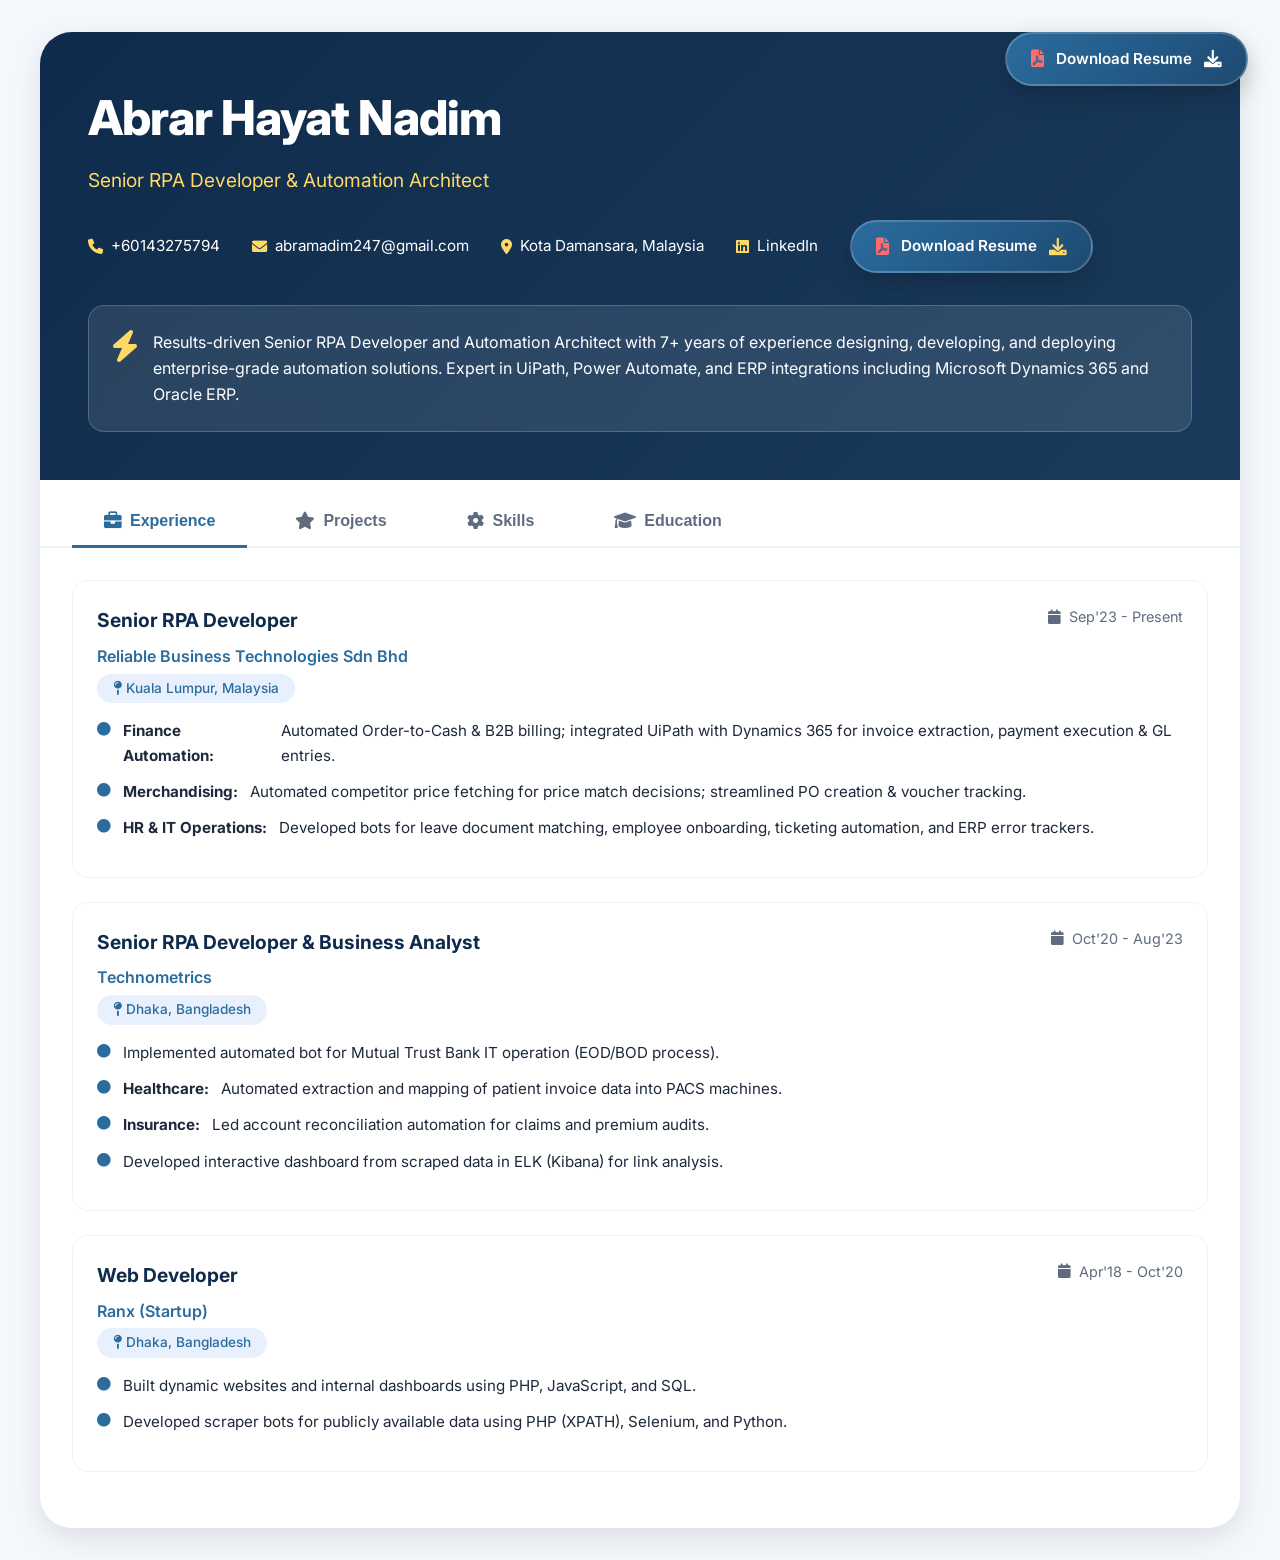
<file: index.html>
<!DOCTYPE html>
<html lang="en">
<head>
    <meta charset="UTF-8">
    <meta name="viewport" content="width=device-width, initial-scale=1.0">
    <title>Abrar Hayat Nadim - RPA Architect</title>
    <!-- Font Awesome -->
    <link rel="stylesheet" href="https://cdnjs.cloudflare.com/ajax/libs/font-awesome/6.0.0-beta3/css/all.min.css">
    <!-- Google Fonts -->
    <link href="https://fonts.googleapis.com/css2?family=Inter:wght@300;400;500;600;700;800&display=swap" rel="stylesheet">
    <!-- Custom CSS -->
    <link rel="stylesheet" href="css/style.css">
</head>
<body>
    <!-- Loading Animation -->
    <div class="loader-wrapper">
        <div class="loader"></div>
    </div>

    <!-- Download Resume Button (Top Right Corner) -->
    <div class="download-container">
        <a href="ABRAR_HAYAT_NADIM_UPDATED.pdf" download="Abrar_Hayat_Nadim_Resume.pdf" class="download-btn">
            <i class="fas fa-file-pdf"></i>
            <span>Download Resume</span>
            <i class="fas fa-download"></i>
        </a>
    </div>

    <!-- Main Container -->
    <div class="container">
        <!-- Header Section -->
        <header class="header">
            <div class="profile-header">
                <div class="profile-info">
                    <h1 class="name">Abrar Hayat Nadim</h1>
                    <p class="title">Senior RPA Developer & Automation Architect</p>
                    <div class="contact-info">
                        <span><i class="fas fa-phone"></i> +60143275794</span>
                        <span><i class="fas fa-envelope"></i> abramadim247@gmail.com</span>
                        <span><i class="fas fa-map-marker-alt"></i> Kota Damansara, Malaysia</span>
                        <span><i class="fab fa-linkedin"></i> LinkedIn</span>
                        <span><a href="ABRAR_HAYAT_NADIM_UPDATED.pdf" download="Abrar_Hayat_Nadim_Resume.pdf" class="download-btn"><i class="fas fa-file-pdf"></i><span>Download Resume</span><i class="fas fa-download"></i></a></span>
                    </div>
                </div>
            </div>
            
            <!-- Summary Section -->
            <div class="summary-card">
                <i class="fas fa-bolt summary-icon"></i>
                <p class="summary-text">
                    Results-driven Senior RPA Developer and Automation Architect with 7+ years of experience 
                    designing, developing, and deploying enterprise-grade automation solutions. Expert in UiPath, 
                    Power Automate, and ERP integrations including Microsoft Dynamics 365 and Oracle ERP.
                </p>
            </div>
        </header>

        <!-- Tab Navigation -->
        <div class="tab-container">
            <div class="tab-nav">
                <button class="tab-btn active" data-tab="experience">
                    <i class="fas fa-briefcase"></i> Experience
                </button>
                <button class="tab-btn" data-tab="projects">
                    <i class="fas fa-star"></i> Projects
                </button>
                <button class="tab-btn" data-tab="skills">
                    <i class="fas fa-cog"></i> Skills
                </button>
                <button class="tab-btn" data-tab="education">
                    <i class="fas fa-graduation-cap"></i> Education
                </button>
            </div>
        </div>

        <!-- Tab Content -->
        <div class="tab-content">
            <div class="tab-pane active" id="experience"></div>
            <div class="tab-pane" id="projects"></div>
            <div class="tab-pane" id="skills"></div>
            <div class="tab-pane" id="education"></div>
        </div>
    </div>

    <!-- Custom JS -->
    <script src="js/main.js"></script>
</body>
</html>
</file>
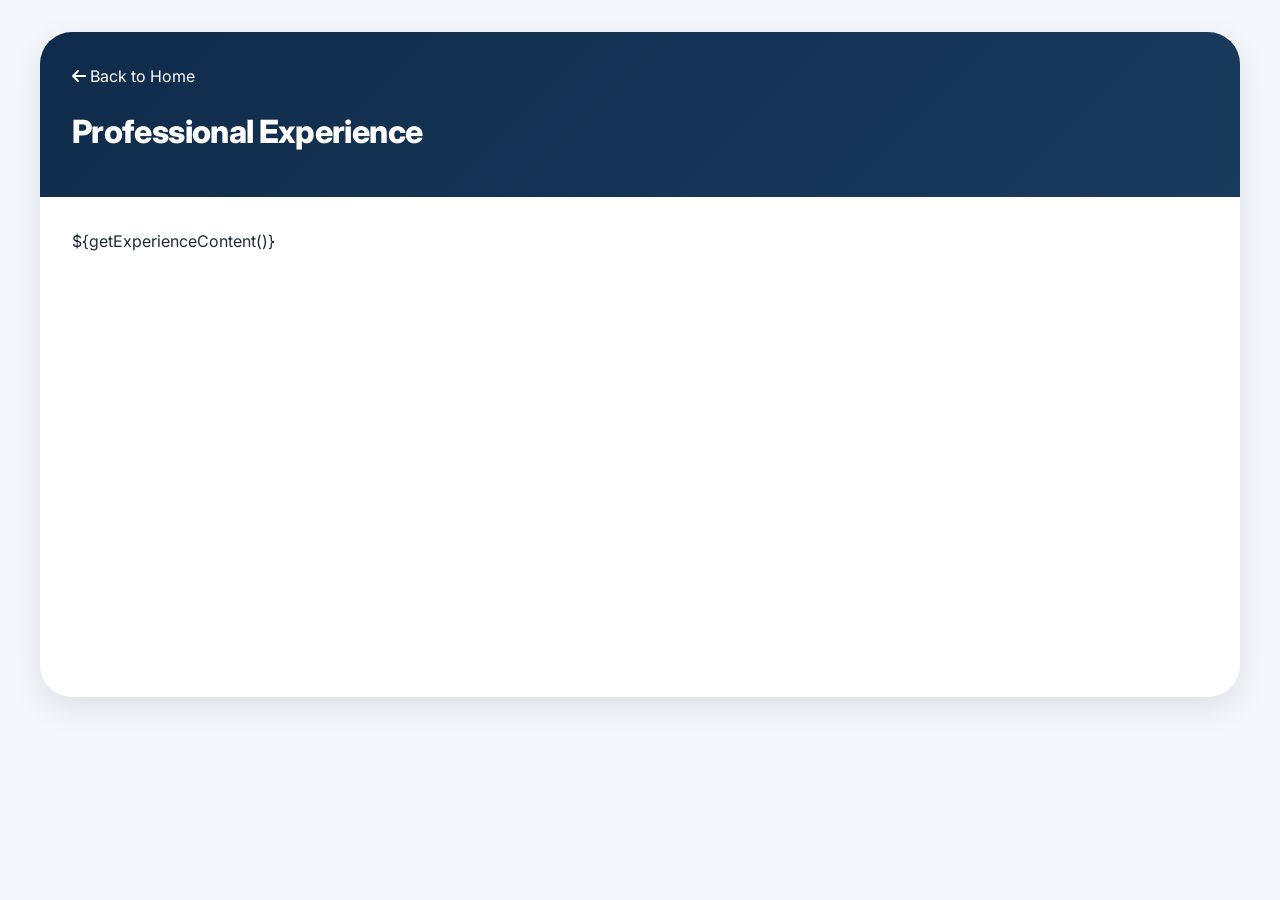
<file: pages/experience.html>
<!DOCTYPE html>
<html lang="en">
<head>
    <meta charset="UTF-8">
    <meta name="viewport" content="width=device-width, initial-scale=1.0">
    <title>Experience - Abrar Hayat Nadim</title>
    <link rel="stylesheet" href="https://cdnjs.cloudflare.com/ajax/libs/font-awesome/6.0.0-beta3/css/all.min.css">
    <link href="https://fonts.googleapis.com/css2?family=Inter:wght@300;400;500;600;700;800&display=swap" rel="stylesheet">
    <link rel="stylesheet" href="../css/style.css">
</head>
<body>
    <div class="container">
        <header class="header" style="padding: 2rem;">
            <a href="../index.html" style="color: white; text-decoration: none; display: inline-block; margin-bottom: 1rem;">
                <i class="fas fa-arrow-left"></i> Back to Home
            </a>
            <h1 class="name" style="font-size: 2rem;">Professional Experience</h1>
        </header>
        <div class="tab-content" style="padding: 2rem;">
            ${getExperienceContent()}
        </div>
    </div>
    <script src="../js/main.js"></script>
</body>
</html>
</file>
<file: css/style.css>
* {
    margin: 0;
    padding: 0;
    box-sizing: border-box;
}

:root {
    --primary: #0f2b4b;
    --primary-light: #1a3b5c;
    --secondary: #2b6c9e;
    --accent: #ffd966;
    --text-dark: #1e293b;
    --text-light: #5f6c80;
    --bg-light: #f4f7fb;
    --white: #ffffff;
    --shadow: 0 10px 30px rgba(0,0,0,0.1);
    --transition: all 0.3s ease;
}


/* Download Button Styles - Add this after the :root section */
.download-container {
    position: fixed;
    top: 2rem;
    right: 2rem;
    z-index: 1000;
    animation: slideInRight 0.5s ease 0.5s both;
}

.download-btn {
    display: flex;
    align-items: center;
    gap: 0.75rem;
    background: linear-gradient(135deg, #2b6c9e, #1e4a72);
    color: white;
    padding: 0.8rem 1.5rem;
    border-radius: 50px;
    text-decoration: none;
    font-weight: 600;
    font-size: 0.95rem;
    box-shadow: 0 10px 25px rgba(0,0,0,0.2);
    border: 2px solid rgba(255,255,255,0.2);
    backdrop-filter: blur(5px);
    transition: all 0.3s ease;
    position: relative;
    overflow: hidden;
}

.download-btn::before {
    content: '';
    position: absolute;
    top: 0;
    left: -100%;
    width: 100%;
    height: 100%;
    background: linear-gradient(90deg, transparent, rgba(255,255,255,0.2), transparent);
    transition: left 0.5s ease;
}

.download-btn:hover {
    transform: translateY(-3px);
    box-shadow: 0 15px 35px rgba(43, 108, 158, 0.4);
    background: linear-gradient(135deg, #1e4a72, #0f2b4b);
}

.download-btn:hover::before {
    left: 100%;
}

.download-btn i {
    font-size: 1.1rem;
}

.download-btn i:first-child {
    color: #ff6b6b;
}

.download-btn i:last-child {
    animation: bounce 2s infinite;
}

/* Pulse animation for download icon */
@keyframes bounce {
    0%, 20%, 50%, 80%, 100% {
        transform: translateY(0);
    }
    40% {
        transform: translateY(-5px);
    }
    60% {
        transform: translateY(-3px);
    }
}

@keyframes slideInRight {
    from {
        opacity: 0;
        transform: translateX(50px);
    }
    to {
        opacity: 1;
        transform: translateX(0);
    }
}

/* Responsive adjustments for download button */
@media (max-width: 768px) {
    .download-container {
        top: 1rem;
        right: 1rem;
    }
    
    .download-btn {
        padding: 0.6rem 1rem;
        font-size: 0.85rem;
    }
    
    .download-btn span {
        display: none; /* Hide text on mobile, show only icons */
    }
    
    .download-btn i:first-child {
        margin-right: 0;
    }
}

@media (max-width: 480px) {
    .download-container {
        top: 0.5rem;
        right: 0.5rem;
    }
    
    .download-btn {
        padding: 0.5rem;
        border-radius: 50%;
    }
    
    .download-btn span {
        display: none;
    }
    
    .download-btn i {
        margin: 0;
        font-size: 1.2rem;
    }
}

/* Also add a small adjustment to the container to account for fixed button */
.container {
    margin-top: 1rem; /* Reduced from 2rem since button is fixed */
}

@media (max-width: 768px) {
    .container {
        margin-top: 0.5rem;
    }
}


body {
    font-family: 'Inter', sans-serif;
    background: var(--bg-light);
    color: var(--text-dark);
    line-height: 1.6;
}

/* Loader Animation */
.loader-wrapper {
    position: fixed;
    top: 0;
    left: 0;
    width: 100%;
    height: 100%;
    background: var(--primary);
    display: flex;
    justify-content: center;
    align-items: center;
    z-index: 9999;
    transition: opacity 0.5s ease;
}

.loader-wrapper.fade-out {
    opacity: 0;
    pointer-events: none;
}

.loader {
    width: 50px;
    height: 50px;
    border: 3px solid var(--white);
    border-radius: 50%;
    border-top-color: var(--accent);
    animation: spin 1s ease-in-out infinite;
}

@keyframes spin {
    to { transform: rotate(360deg); }
}

/* Container */
.container {
    max-width: 1200px;
    margin: 2rem auto;
    background: var(--white);
    border-radius: 2rem;
    box-shadow: var(--shadow);
    overflow: hidden;
    opacity: 0;
    transform: translateY(20px);
    animation: slideUp 0.5s ease forwards 0.3s;
}

@keyframes slideUp {
    to {
        opacity: 1;
        transform: translateY(0);
    }
}

/* Header */
.header {
    background: linear-gradient(135deg, var(--primary), var(--primary-light));
    color: var(--white);
    padding: 3rem;
}

.profile-info {
    margin-bottom: 2rem;
}

.name {
    font-size: 3rem;
    font-weight: 800;
    letter-spacing: -0.02em;
    margin-bottom: 0.5rem;
    animation: slideInLeft 0.5s ease;
}

.title {
    font-size: 1.2rem;
    color: var(--accent);
    margin-bottom: 1.5rem;
    animation: slideInLeft 0.5s ease 0.1s both;
}

.contact-info {
    display: flex;
    flex-wrap: wrap;
    gap: 2rem;
    animation: slideInLeft 0.5s ease 0.2s both;
}

.contact-info span {
    display: flex;
    align-items: center;
    gap: 0.5rem;
    font-size: 0.95rem;
}

.contact-info i {
    color: var(--accent);
}

/* Summary Card */
.summary-card {
    background: rgba(255,255,255,0.1);
    backdrop-filter: blur(10px);
    border: 1px solid rgba(255,255,255,0.2);
    border-radius: 1rem;
    padding: 1.5rem;
    display: flex;
    align-items: flex-start;
    gap: 1rem;
    animation: slideInLeft 0.5s ease 0.3s both;
}

.summary-icon {
    font-size: 2rem;
    color: var(--accent);
}

.summary-text {
    font-size: 1rem;
    line-height: 1.6;
}

/* Tab Navigation */
.tab-container {
    padding: 1rem 2rem 0;
    background: var(--white);
    border-bottom: 2px solid #eef2f6;
}

.tab-nav {
    display: flex;
    gap: 1rem;
    flex-wrap: wrap;
}

.tab-btn {
    padding: 1rem 2rem;
    font-size: 1rem;
    font-weight: 600;
    background: none;
    border: none;
    color: var(--text-light);
    cursor: pointer;
    transition: var(--transition);
    position: relative;
    display: flex;
    align-items: center;
    gap: 0.5rem;
}

.tab-btn i {
    font-size: 1.1rem;
}

.tab-btn::after {
    content: '';
    position: absolute;
    bottom: -2px;
    left: 0;
    width: 0;
    height: 3px;
    background: var(--secondary);
    transition: var(--transition);
}

.tab-btn:hover {
    color: var(--primary);
}

.tab-btn.active {
    color: var(--secondary);
}

.tab-btn.active::after {
    width: 100%;
}

/* Tab Content */
.tab-content {
    padding: 2rem;
    min-height: 500px;
}

.tab-pane {
    display: none;
    animation: fadeIn 0.5s ease;
}

.tab-pane.active {
    display: block;
}

@keyframes fadeIn {
    from {
        opacity: 0;
        transform: translateY(10px);
    }
    to {
        opacity: 1;
        transform: translateY(0);
    }
}

/* Content Cards */
.content-card {
    background: var(--white);
    border: 1px solid #eef2f6;
    border-radius: 1rem;
    padding: 1.5rem;
    margin-bottom: 1.5rem;
    transition: var(--transition);
    position: relative;
    overflow: hidden;
}

.content-card::before {
    content: '';
    position: absolute;
    top: 0;
    left: 0;
    width: 4px;
    height: 0;
    background: var(--secondary);
    transition: var(--transition);
}

.content-card:hover {
    transform: translateX(5px);
    box-shadow: var(--shadow);
}

.content-card:hover::before {
    height: 100%;
}

.card-header {
    display: flex;
    justify-content: space-between;
    align-items: flex-start;
    margin-bottom: 0.5rem;
}

.card-title {
    font-size: 1.2rem;
    font-weight: 700;
    color: var(--primary);
}

.card-subtitle {
    color: var(--secondary);
    font-weight: 600;
    margin-bottom: 0.25rem;
}

.card-date {
    color: var(--text-light);
    font-size: 0.9rem;
    display: flex;
    align-items: center;
    gap: 0.5rem;
}

.company-badge {
    display: inline-block;
    background: #e8f0fe;
    color: var(--secondary);
    padding: 0.25rem 1rem;
    border-radius: 30px;
    font-size: 0.85rem;
    font-weight: 500;
    margin-bottom: 1rem;
}

/* List Styling */
.custom-list {
    list-style: none;
}

.custom-list li {
    margin-bottom: 0.75rem;
    display: flex;
    gap: 0.75rem;
    font-size: 0.95rem;
}

.custom-list li i {
    color: var(--secondary);
    font-size: 0.85rem;
    margin-top: 0.25rem;
}

/* Project Tags */
.project-tags {
    display: flex;
    flex-wrap: wrap;
    gap: 0.5rem;
    margin-top: 1rem;
}

.project-tag {
    background: #e8f0fe;
    color: var(--secondary);
    padding: 0.25rem 0.75rem;
    border-radius: 30px;
    font-size: 0.8rem;
    font-weight: 500;
}

/* Achievement Badge */
.achievement-badge {
    display: inline-block;
    background: linear-gradient(135deg, #deedff, #c8e0ff);
    color: var(--secondary);
    padding: 0.2rem 1rem;
    border-radius: 30px;
    font-size: 0.8rem;
    font-weight: 600;
    margin-left: 0.5rem;
}

/* Skills Grid */
.skills-grid {
    display: grid;
    grid-template-columns: repeat(auto-fill, minmax(250px, 1fr));
    gap: 1.5rem;
}

.skill-category {
    background: #f8fafd;
    border-radius: 1rem;
    padding: 1.5rem;
}

.skill-category h3 {
    color: var(--primary);
    margin-bottom: 1rem;
    font-size: 1.1rem;
    border-left: 4px solid var(--secondary);
    padding-left: 0.75rem;
}

.skill-items {
    display: flex;
    flex-wrap: wrap;
    gap: 0.5rem;
}

.skill-item {
    background: var(--white);
    border: 1px solid #e2e8f0;
    padding: 0.4rem 1rem;
    border-radius: 30px;
    font-size: 0.9rem;
    font-weight: 500;
    color: var(--text-dark);
    transition: var(--transition);
}

.skill-item:hover {
    background: var(--secondary);
    color: var(--white);
    border-color: var(--secondary);
    transform: translateY(-2px);
}

/* Education Cards */
.edu-card {
    text-align: center;
    padding: 2rem;
}

.edu-icon {
    font-size: 3rem;
    color: var(--secondary);
    margin-bottom: 1rem;
}

.edu-degree {
    font-size: 1.3rem;
    font-weight: 700;
    color: var(--primary);
    margin-bottom: 0.5rem;
}

.edu-school {
    color: var(--text-light);
    margin-bottom: 0.5rem;
}

.edu-gpa {
    display: inline-block;
    background: var(--accent);
    color: var(--primary);
    padding: 0.3rem 1.5rem;
    border-radius: 30px;
    font-weight: 600;
    margin-top: 1rem;
}

/* Responsive Design */
@media (max-width: 768px) {
    .container {
        margin: 1rem;
        border-radius: 1rem;
    }

    .header {
        padding: 2rem;
    }

    .name {
        font-size: 2.2rem;
    }

    .contact-info {
        flex-direction: column;
        gap: 0.75rem;
    }

    .tab-nav {
        flex-direction: column;
        gap: 0.5rem;
    }

    .tab-btn {
        width: 100%;
        justify-content: center;
    }

    .skills-grid {
        grid-template-columns: 1fr;
    }
}

/* Animations */
@keyframes slideInLeft {
    from {
        opacity: 0;
        transform: translateX(-30px);
    }
    to {
        opacity: 1;
        transform: translateX(0);
    }
}
</file>
